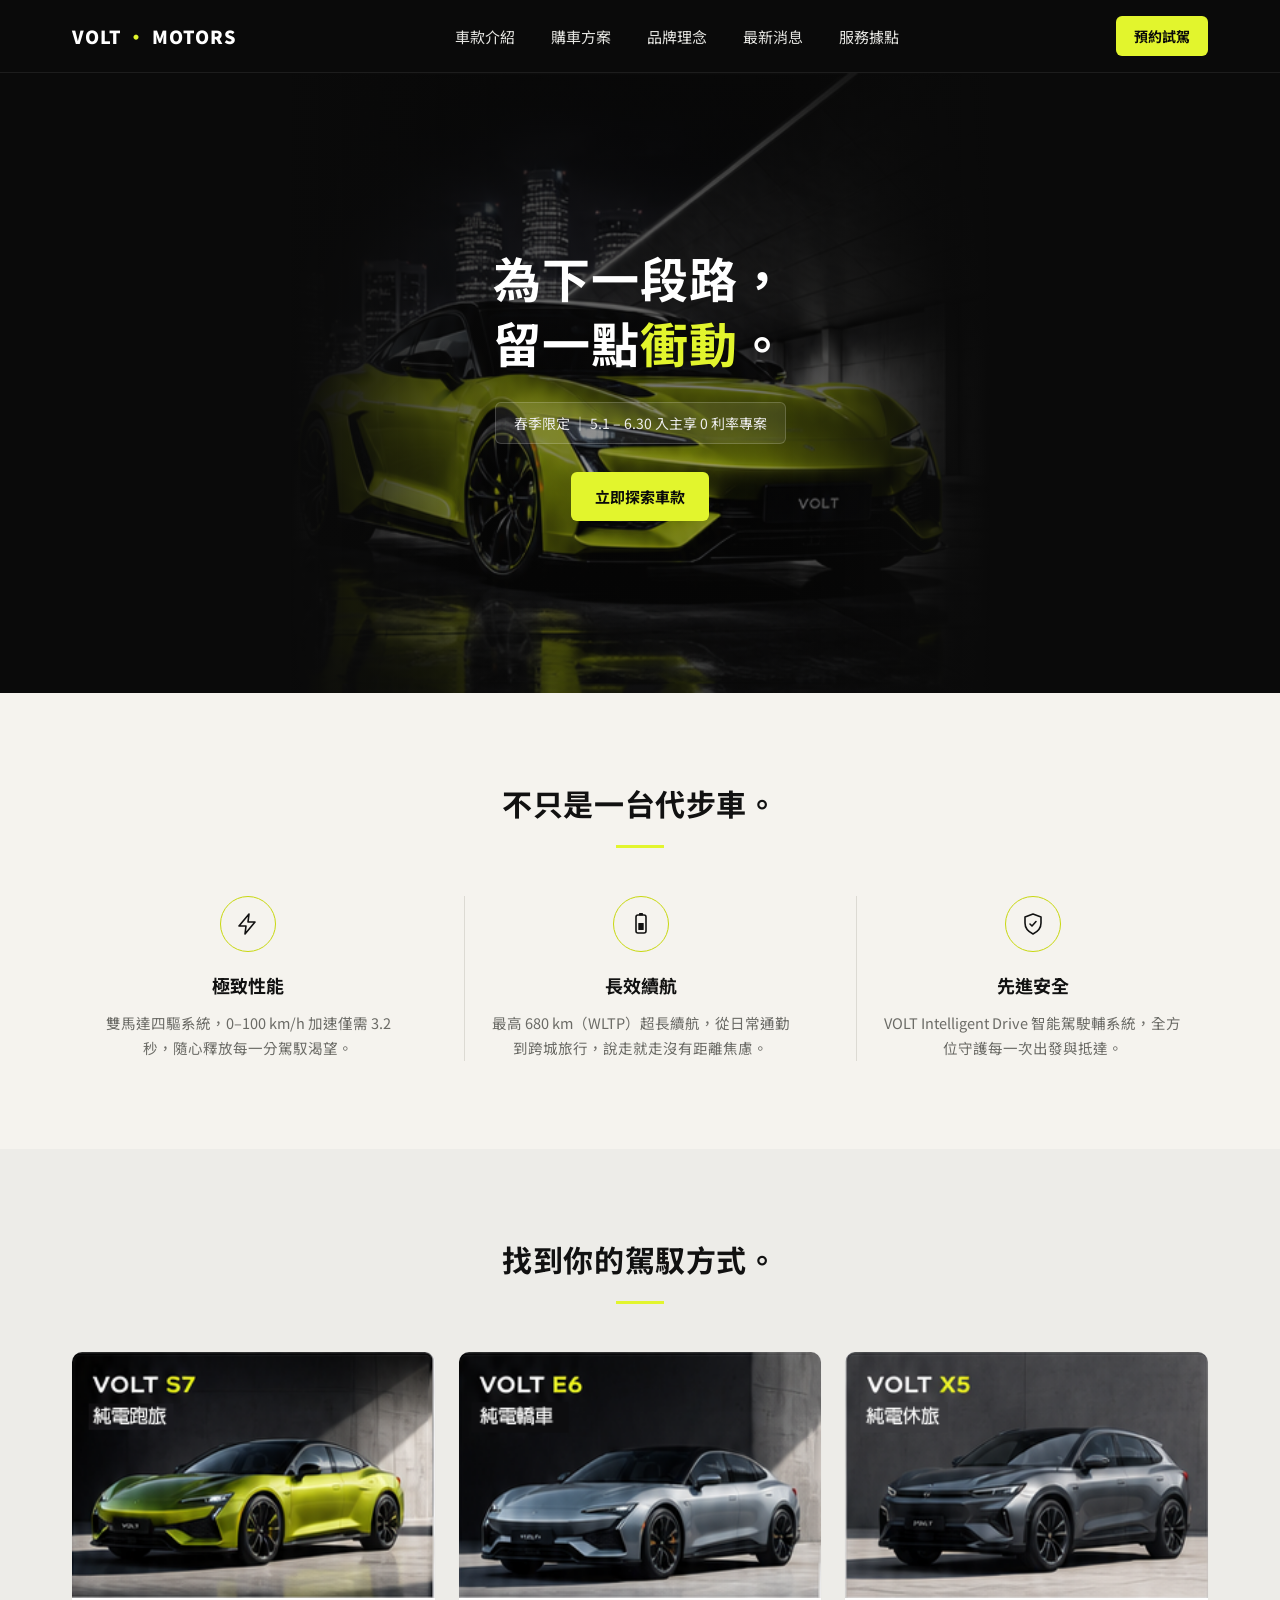
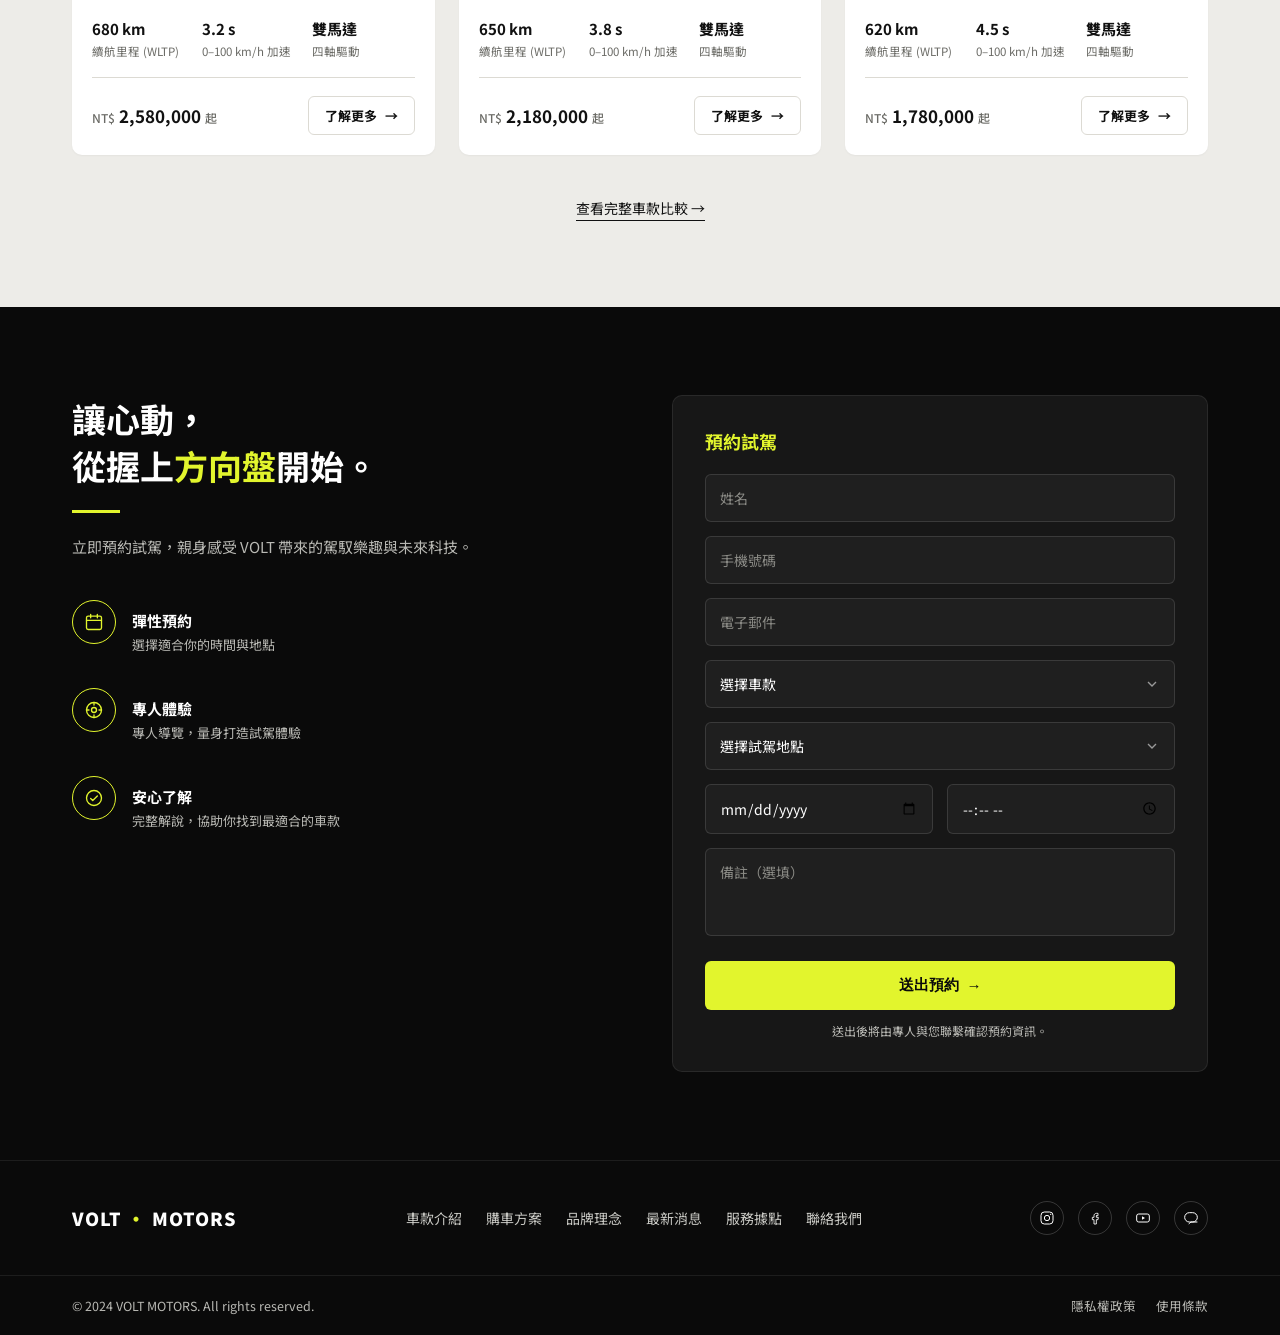
<file: assets/car_landingpage/index.html>
<!doctype html>
<html lang="zh-Hant">
  <head>
    <meta charset="UTF-8" />
    <meta name="viewport" content="width=device-width, initial-scale=1.0" />
    <title>VOLT MOTORS｜為下一段路，留一點衝動。</title>
    <link rel="preconnect" href="https://fonts.googleapis.com" />
    <link rel="preconnect" href="https://fonts.gstatic.com" crossorigin />
    <link
      href="https://fonts.googleapis.com/css2?family=Noto+Sans+TC:wght@400;500;700;900&display=swap"
      rel="stylesheet"
    />
    <link rel="stylesheet" href="style.css" />
  </head>
  <body>
    <header class="header">
      <div class="container header__inner">
        <div class="logo">VOLT <span class="dot">•</span> MOTORS</div>

        <nav class="nav">
          <a href="#">車款介紹</a>
          <a href="#">購車方案</a>
          <a href="#">品牌理念</a>
          <a href="#">最新消息</a>
          <a href="#">服務據點</a>
        </nav>

        <div class="header__actions">
          <a href="#test-drive" class="btn btn--lime btn--sm">預約試駕</a>

          <button
            type="button"
            class="nav-toggle"
            aria-label="開啟選單"
            aria-expanded="false"
            aria-controls="mobile-nav"
          >
            <span></span><span></span><span></span>
          </button>
        </div>
      </div>

      <nav id="mobile-nav" class="mobile-nav" aria-hidden="true">
        <a href="#">車款介紹</a>
        <a href="#">購車方案</a>
        <a href="#">品牌理念</a>
        <a href="#">最新消息</a>
        <a href="#">服務據點</a>
        <a href="#test-drive" class="btn btn--lime">預約試駕</a>
      </nav>
    </header>

    <main>
      <!-- Hero -->
      <section class="hero">
        <div class="hero__media">
          <img
            src="assets/hero-car.png"
            alt="VOLT S7 純電跑旅停放於城市地下停車場"
          />
        </div>
        <div class="container hero__content">
          <h1>為下一段路，<br />留一點<span class="accent">衝動</span>。</h1>
          <div class="badge">春季限定 ｜ 5.1 – 6.30 入主享 0 利率專案</div>
          <a href="#models" class="btn btn--lime">立即探索車款</a>
        </div>
      </section>

      <!-- Features -->
      <section class="features">
        <div class="container">
          <h2 class="section-title section-title--center">
            不只是一台代步車。
          </h2>
          <div class="divider divider--center"></div>

          <div class="features__grid">
            <div class="feature">
              <span class="icon-circle">
                <svg viewBox="0 0 24 24" fill="none" aria-hidden="true">
                  <path
                    d="M13 2 3 14h7l-1 8 10-12h-7l1-8Z"
                    stroke="currentColor"
                    stroke-width="1.6"
                    stroke-linejoin="round"
                  />
                </svg>
              </span>
              <h3>極致性能</h3>
              <p>
                雙馬達四驅系統，0–100 km/h 加速僅需 3.2
                秒，隨心釋放每一分駕馭渴望。
              </p>
            </div>

            <div class="feature">
              <span class="icon-circle">
                <svg viewBox="0 0 24 24" fill="none" aria-hidden="true">
                  <rect
                    x="7"
                    y="3"
                    width="10"
                    height="18"
                    rx="2"
                    stroke="currentColor"
                    stroke-width="1.6"
                  />
                  <rect
                    x="10"
                    y="1"
                    width="4"
                    height="2.4"
                    rx="0.6"
                    fill="currentColor"
                  />
                  <rect
                    x="9.3"
                    y="11"
                    width="5.4"
                    height="7"
                    rx="0.6"
                    fill="currentColor"
                  />
                </svg>
              </span>
              <h3>長效續航</h3>
              <p>
                最高 680
                km（WLTP）超長續航，從日常通勤到跨城旅行，說走就走沒有距離焦慮。
              </p>
            </div>

            <div class="feature">
              <span class="icon-circle">
                <svg viewBox="0 0 24 24" fill="none" aria-hidden="true">
                  <path
                    d="M12 2 4 5v6c0 5 3.4 8.7 8 11 4.6-2.3 8-6 8-11V5l-8-3Z"
                    stroke="currentColor"
                    stroke-width="1.6"
                    stroke-linejoin="round"
                  />
                  <path
                    d="m9 12 2 2 4-4.5"
                    stroke="currentColor"
                    stroke-width="1.6"
                    stroke-linecap="round"
                    stroke-linejoin="round"
                  />
                </svg>
              </span>
              <h3>先進安全</h3>
              <p>
                VOLT Intelligent Drive
                智能駕駛輔系統，全方位守護每一次出發與抵達。
              </p>
            </div>
          </div>
        </div>
      </section>

      <!-- Models -->
      <section class="models" id="models">
        <div class="container">
          <h2 class="section-title section-title--center">
            找到你的駕馭方式。
          </h2>
          <div class="divider divider--center"></div>

          <div class="models__grid">
            <article class="car-card">
              <img src="assets/car-s7.png" alt="VOLT S7 純電跑旅" />
              <div class="car-card__body">
                <div class="specs">
                  <div class="spec">
                    <strong>680 km</strong><span>續航里程 (WLTP)</span>
                  </div>
                  <div class="spec">
                    <strong>3.2 s</strong><span>0–100 km/h 加速</span>
                  </div>
                  <div class="spec">
                    <strong>雙馬達</strong><span>四軸驅動</span>
                  </div>
                </div>
                <div class="car-card__footer">
                  <div class="price">
                    <span class="price__label">NT$</span> 2,580,000
                    <span class="price__label">起</span>
                  </div>
                  <a href="#" class="btn btn--outline btn--sm"
                    >了解更多 <span class="arrow">→</span></a
                  >
                </div>
              </div>
            </article>

            <article class="car-card">
              <img src="assets/car-e6.png" alt="VOLT E6 純電轎跑" />
              <div class="car-card__body">
                <div class="specs">
                  <div class="spec">
                    <strong>650 km</strong><span>續航里程 (WLTP)</span>
                  </div>
                  <div class="spec">
                    <strong>3.8 s</strong><span>0–100 km/h 加速</span>
                  </div>
                  <div class="spec">
                    <strong>雙馬達</strong><span>四軸驅動</span>
                  </div>
                </div>
                <div class="car-card__footer">
                  <div class="price">
                    <span class="price__label">NT$</span> 2,180,000
                    <span class="price__label">起</span>
                  </div>
                  <a href="#" class="btn btn--outline btn--sm"
                    >了解更多 <span class="arrow">→</span></a
                  >
                </div>
              </div>
            </article>

            <article class="car-card">
              <img src="assets/car-x5.png" alt="VOLT X5 純電休旅" />
              <div class="car-card__body">
                <div class="specs">
                  <div class="spec">
                    <strong>620 km</strong><span>續航里程 (WLTP)</span>
                  </div>
                  <div class="spec">
                    <strong>4.5 s</strong><span>0–100 km/h 加速</span>
                  </div>
                  <div class="spec">
                    <strong>雙馬達</strong><span>四軸驅動</span>
                  </div>
                </div>
                <div class="car-card__footer">
                  <div class="price">
                    <span class="price__label">NT$</span> 1,780,000
                    <span class="price__label">起</span>
                  </div>
                  <a href="#" class="btn btn--outline btn--sm"
                    >了解更多 <span class="arrow">→</span></a
                  >
                </div>
              </div>
            </article>
          </div>

          <div class="models__more">
            <a href="#">查看完整車款比較 <span class="arrow">→</span></a>
          </div>
        </div>
      </section>

      <!-- Test drive -->
      <section class="test-drive" id="test-drive">
        <div class="container test-drive__grid">
          <div class="test-drive__intro">
            <h2>
              讓心動，<br />從握上<span class="accent">方向盤</span>開始。
            </h2>
            <div class="divider"></div>
            <p>立即預約試駕，親身感受 VOLT 帶來的駕馭樂趣與未來科技。</p>

            <div class="perks">
              <div class="perk">
                <span class="icon-circle icon-circle--sm">
                  <svg viewBox="0 0 24 24" fill="none" aria-hidden="true">
                    <rect
                      x="3"
                      y="5"
                      width="18"
                      height="16"
                      rx="2"
                      stroke="currentColor"
                      stroke-width="1.6"
                    />
                    <path
                      d="M3 10h18M8 3v4M16 3v4"
                      stroke="currentColor"
                      stroke-width="1.6"
                      stroke-linecap="round"
                    />
                  </svg>
                </span>
                <div>
                  <h4>彈性預約</h4>
                  <p>選擇適合你的時間與地點</p>
                </div>
              </div>

              <div class="perk">
                <span class="icon-circle icon-circle--sm">
                  <svg viewBox="0 0 24 24" fill="none" aria-hidden="true">
                    <circle
                      cx="12"
                      cy="12"
                      r="9"
                      stroke="currentColor"
                      stroke-width="1.6"
                    />
                    <circle
                      cx="12"
                      cy="12"
                      r="3"
                      stroke="currentColor"
                      stroke-width="1.6"
                    />
                    <path
                      d="M12 3v3M12 18v3M21 12h-3M6 12H3"
                      stroke="currentColor"
                      stroke-width="1.6"
                      stroke-linecap="round"
                    />
                  </svg>
                </span>
                <div>
                  <h4>專人體驗</h4>
                  <p>專人導覽，量身打造試駕體驗</p>
                </div>
              </div>

              <div class="perk">
                <span class="icon-circle icon-circle--sm">
                  <svg viewBox="0 0 24 24" fill="none" aria-hidden="true">
                    <circle
                      cx="12"
                      cy="12"
                      r="9"
                      stroke="currentColor"
                      stroke-width="1.6"
                    />
                    <path
                      d="m8 12.5 2.5 2.5L16 9.5"
                      stroke="currentColor"
                      stroke-width="1.6"
                      stroke-linecap="round"
                      stroke-linejoin="round"
                    />
                  </svg>
                </span>
                <div>
                  <h4>安心了解</h4>
                  <p>完整解說，協助你找到最適合的車款</p>
                </div>
              </div>
            </div>
          </div>

          <form class="test-drive__form" onsubmit="return false;">
            <h3 class="form-title">預約試駕</h3>

            <div class="field">
              <label for="name">姓名</label>
              <input id="name" type="text" placeholder="姓名" required />
            </div>

            <div class="field">
              <label for="phone">手機號碼</label>
              <input id="phone" type="tel" placeholder="手機號碼" required />
            </div>

            <div class="field">
              <label for="email">電子郵件</label>
              <input id="email" type="email" placeholder="電子郵件" required />
            </div>

            <div class="field">
              <label for="model">選擇車款</label>
              <select id="model">
                <option value="">選擇車款</option>
                <option>VOLT S7 純電跑旅</option>
                <option>VOLT E6 純電轎跑</option>
                <option>VOLT X5 純電休旅</option>
              </select>
            </div>

            <div class="field">
              <label for="location">選擇試駕地點</label>
              <select id="location">
                <option value="">選擇試駕地點</option>
                <option>台北展示中心</option>
                <option>台中展示中心</option>
                <option>高雄展示中心</option>
              </select>
            </div>

            <div class="field-row">
              <div class="field">
                <label for="date">選擇日期</label>
                <input id="date" type="date" placeholder="選擇日期" />
              </div>
              <div class="field">
                <label for="time">選擇時間</label>
                <input id="time" type="time" placeholder="選擇時間" />
              </div>
            </div>

            <div class="field">
              <label for="note">備註（選填）</label>
              <textarea
                id="note"
                rows="3"
                placeholder="備註（選填）"
              ></textarea>
            </div>

            <button type="submit" class="btn btn--lime btn--block">
              送出預約 <span class="arrow">→</span>
            </button>
            <p class="fine-print">送出後將由專人與您聯繫確認預約資訊。</p>
          </form>
        </div>
      </section>
    </main>

    <footer class="footer">
      <div class="container footer__inner">
        <div class="logo">VOLT <span class="dot">•</span> MOTORS</div>
        <nav class="footer__nav">
          <a href="#">車款介紹</a>
          <a href="#">購車方案</a>
          <a href="#">品牌理念</a>
          <a href="#">最新消息</a>
          <a href="#">服務據點</a>
          <a href="#">聯絡我們</a>
        </nav>
        <div class="socials" aria-label="社群媒體連結">
          <a href="#" aria-label="Instagram"
            ><svg viewBox="0 0 24 24" fill="none">
              <rect
                x="3"
                y="3"
                width="18"
                height="18"
                rx="5"
                stroke="currentColor"
                stroke-width="1.5"
              />
              <circle
                cx="12"
                cy="12"
                r="4"
                stroke="currentColor"
                stroke-width="1.5"
              />
              <circle cx="17.5" cy="6.5" r="1" fill="currentColor" /></svg
          ></a>
          <a href="#" aria-label="Facebook"
            ><svg viewBox="0 0 24 24" fill="none">
              <path
                d="M14 8.5h2.5V5h-2.5c-2 0-3.5 1.6-3.5 3.5V11H8v3.5h2.5V21H14v-6.5h2.5L17 11h-3V8.5c0-.3.2-.5.5-.5Z"
                stroke="currentColor"
                stroke-width="1.3"
                stroke-linejoin="round"
              /></svg
          ></a>
          <a href="#" aria-label="YouTube"
            ><svg viewBox="0 0 24 24" fill="none">
              <rect
                x="2.5"
                y="6"
                width="19"
                height="12"
                rx="3"
                stroke="currentColor"
                stroke-width="1.5"
              />
              <path d="M10.5 9.5v5l4.5-2.5-4.5-2.5Z" fill="currentColor" /></svg
          ></a>
          <a href="#" aria-label="Line"
            ><svg viewBox="0 0 24 24" fill="none">
              <rect
                x="2.5"
                y="4"
                width="19"
                height="14"
                rx="7"
                stroke="currentColor"
                stroke-width="1.5"
              />
              <path
                d="M9 20.5 12 18h9"
                stroke="currentColor"
                stroke-width="1.5"
                stroke-linecap="round"
              /></svg
          ></a>
        </div>
      </div>
      <div class="footer__bottom">
        <div class="container footer__bottom-inner">
          <span>© 2024 VOLT MOTORS. All rights reserved.</span>
          <span class="footer__legal">
            <a href="#">隱私權政策</a>
            <a href="#">使用條款</a>
          </span>
        </div>
      </div>
    </footer>

    <script src="script.js"></script>
  </body>
</html>
</file>
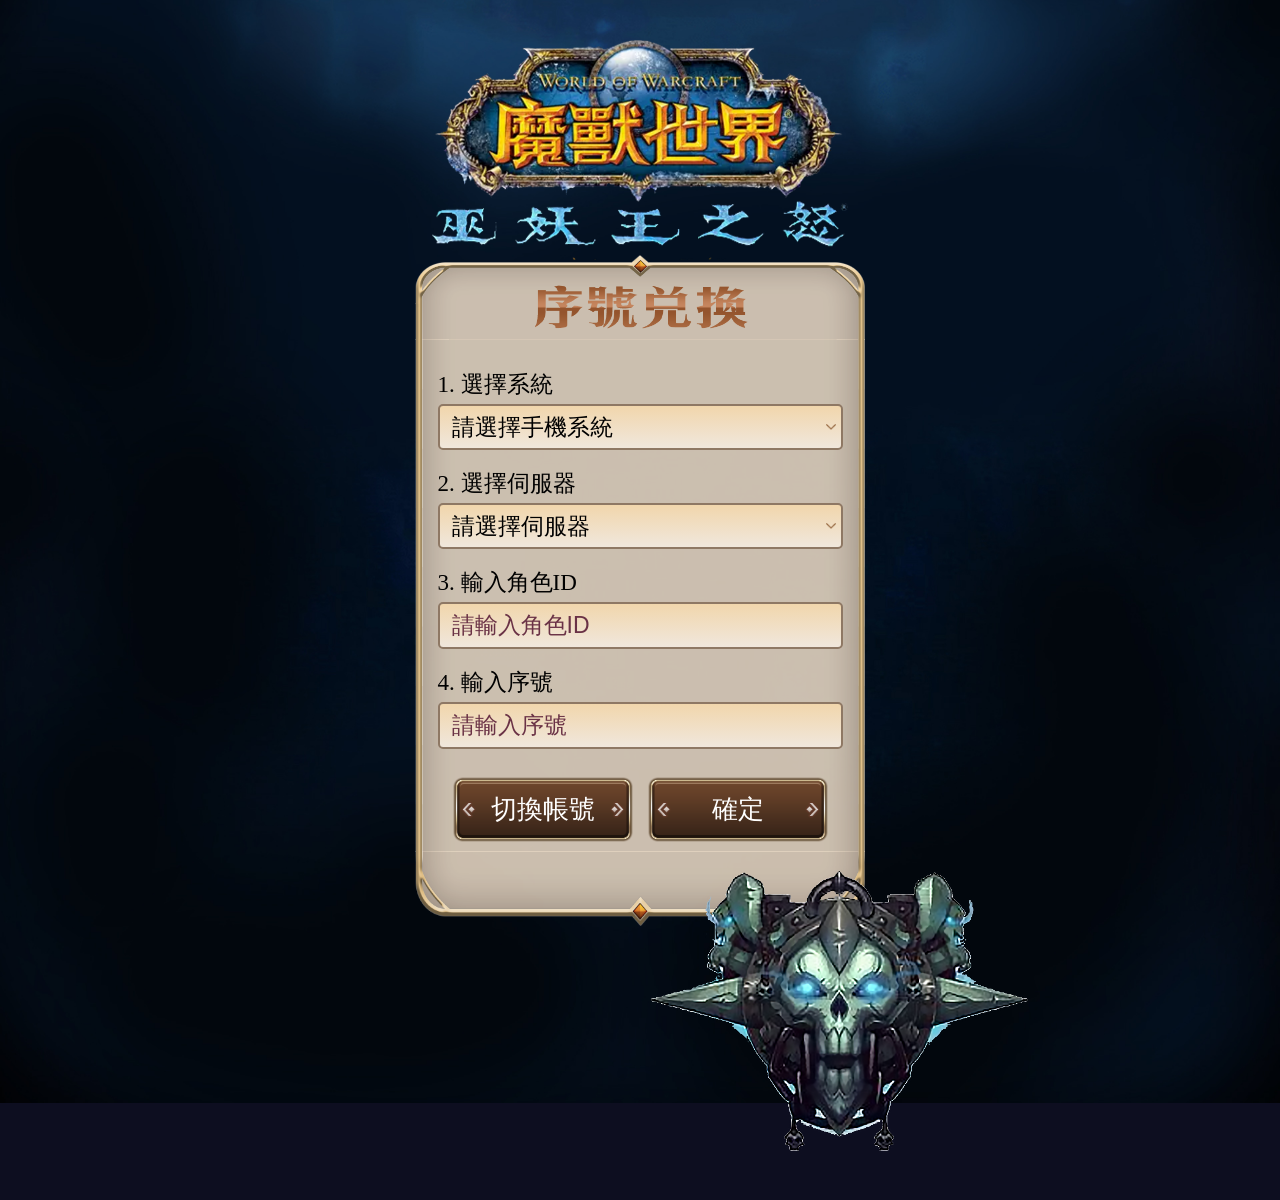
<file: assets/魔獸世界登入_0/index.html>
<!doctype html>
<html lang="en">
  <head>
    <meta charset="UTF-8" />
    <meta name="viewport" content="width=device-width, initial-scale=1.0" />
    <title>魔獸世界_臨摹</title>
    <link rel="stylesheet" href="./reset.css" />
    <link rel="stylesheet" href="./style.css" />
  </head>
  <body>
      <div class="page">
    <div class="logo"></div>
    <div class="container">
      <form action="">
        <div class="div1"></div>
        <div class="div2">
          <div class="row">
            <label for="">1. 選擇系統</label>
            <select name="" id="">
              <option value="">請選擇手機系統</option>
              <option value="">iOS</option>
              <option value="">Android</option>
            </select>
          </div>
          <div class="row">
            <label for="">2. 選擇伺服器</label>
            <select name="" id="">
              <option value="">請選擇伺服器</option>
              <option value="">梣谷伺服器</option>
              <option value="">阿薩斯伺服器</option>
              <option value="">幽暗城伺服器</option>
            </select>
          </div>
          <div class="row">
            <label for="">3. 輸入角色ID</label>
            <input type="text" placeholder="請輸入角色ID" />
          </div>
          <div class="row">
            <label for="">4. 輸入序號</label>
            <input type="text" placeholder="請輸入序號" />
          </div>
          <div class="action">
            <button>切換帳號</button>
            <button>確定</button>
          </div>
        </div>
        <div class="div3"></div>
      </form>
      <div class="scene">
        <!-- <img src="./img/wow_king.png" alt="plane" class="floating" /> -->
      </div>
    </div>
  </body>
</html>
</file>
<file: assets/car_landingpage/style.css>
/* ===== Tokens ===== */
:root {
  --lime: #E2F52D;
  --lime-dark: #C8D80F;
  --black: #0A0A0A;
  --near-black: #111111;
  --cream: #F5F3EE;
  --gray-section: #EDECE8;
  --gray-border: #DCDAD3;
  --text-muted: #6B6B66;
  --text-muted-light: #B9B9B4;
  --radius: 10px;
  --container: 1200px;
}

* { box-sizing: border-box; }

html { scroll-behavior: smooth; }

body {
  margin: 0;
  font-family: "Noto Sans TC", "PingFang TC", "Microsoft JhengHei", sans-serif;
  color: var(--near-black);
  background: #fff;
  -webkit-font-smoothing: antialiased;
}

img { max-width: 100%; display: block; }

.container {
  max-width: var(--container);
  margin: 0 auto;
  padding: 0 32px;
}

h1, h2, h3, h4 { margin: 0; font-weight: 700; }

.accent { color: var(--lime); }

.arrow { display: inline-block; transition: transform .2s ease; }

.section-title { font-size: 30px; letter-spacing: .02em; }
.section-title--center { text-align: center; }

.divider {
  width: 48px;
  height: 3px;
  background: var(--lime);
  margin-top: 20px;
}
.divider--center { margin-left: auto; margin-right: auto; margin-bottom: 48px; }
.divider--light { background: var(--lime); }

/* ===== Buttons ===== */
.btn {
  display: inline-flex;
  align-items: center;
  gap: 8px;
  font-weight: 700;
  font-size: 15px;
  padding: 14px 24px;
  border-radius: 6px;
  text-decoration: none;
  border: none;
  cursor: pointer;
  white-space: nowrap;
  transition: transform .15s ease, opacity .15s ease;
}
.btn:hover { opacity: .88; }
.btn:hover .arrow { transform: translateX(3px); }

.btn--lime { background: var(--lime); color: var(--black); }
.btn--sm { padding: 10px 18px; font-size: 14px; }
.btn--block { width: 100%; justify-content: center; padding: 15px 24px; }

.btn--outline {
  background: transparent;
  color: var(--near-black);
  border: 1px solid var(--gray-border);
  font-size: 13px;
  padding: 9px 16px;
}
.btn--outline:hover { border-color: var(--near-black); opacity: 1; }

/* ===== Header ===== */
.header {
  position: sticky;
  top: 0;
  z-index: 50;
  background: var(--black);
  border-bottom: 1px solid rgba(255,255,255,.08);
}

.header__inner {
  display: flex;
  align-items: center;
  justify-content: space-between;
  height: 72px;
  gap: 32px;
}

.logo {
  color: #fff;
  font-weight: 900;
  font-size: 18px;
  letter-spacing: .06em;
  white-space: nowrap;
}
.logo .dot { color: var(--lime); }

.nav {
  display: flex;
  gap: clamp(10px, 3.2vw, 36px);
  flex: 1;
  justify-content: center;
}
.nav a {
  color: #E6E6E2;
  text-decoration: none;
  font-size: 15px;
  text-align: center;
  min-width: 30px;
  transition: color .15s ease;
}
.nav a:hover { color: var(--lime); }

.header__actions {
  display: flex;
  align-items: center;
  gap: 20px;
  flex-shrink: 0;
}

.nav-toggle {
  display: none;
  flex-direction: column;
  justify-content: center;
  align-items: center;
  gap: 5px;
  width: 40px;
  height: 40px;
  padding: 0;
  background: transparent;
  border: none;
  cursor: pointer;
  flex-shrink: 0;
}
.nav-toggle span {
  display: block;
  width: 22px;
  height: 2px;
  background: #fff;
  border-radius: 2px;
  transition: transform .25s ease, opacity .2s ease;
}
body.nav-open .nav-toggle span:nth-child(1) { transform: translateY(7px) rotate(45deg); }
body.nav-open .nav-toggle span:nth-child(2) { opacity: 0; }
body.nav-open .nav-toggle span:nth-child(3) { transform: translateY(-7px) rotate(-45deg); }

.mobile-nav {
  position: fixed;
  inset: 72px 0 0 0;
  z-index: 49;
  background: var(--black);
  display: none;
  flex-direction: column;
  gap: 4px;
  padding: 16px 32px 32px;
  overflow-y: auto;
  transform: translateY(-8px);
  opacity: 0;
  pointer-events: none;
  transition: opacity .2s ease, transform .2s ease;
}
.mobile-nav a {
  color: #fff;
  text-decoration: none;
  font-size: 17px;
  padding: 14px 0;
  border-bottom: 1px solid rgba(255,255,255,.1);
}
.mobile-nav a.btn {
  border-bottom: none;
  margin-top: 16px;
  justify-content: center;
}
body.nav-open .mobile-nav {
  opacity: 1;
  transform: translateY(0);
  pointer-events: auto;
}
body.nav-open { overflow: hidden; }

/* ===== Hero ===== */
.hero {
  position: relative;
  background: var(--black);
  overflow: hidden;
}

.hero__media {
  position: relative;
  width: 100%;
  aspect-ratio: 519 / 460;
  max-height: 620px;
}
.hero__media::before {
  content: "";
  position: absolute;
  inset: 0;
  z-index: 1;
  background: linear-gradient(180deg, rgba(10,10,10,.78) 0%, rgba(10,10,10,.6) 45%, rgba(10,10,10,.4) 68%, rgba(10,10,10,.65) 100%);
}
.hero__media img {
  position: absolute;
  top: 50%;
  left: 50%;
  transform: translate(-50%, -50%);
  height: 100%;
  width: auto;
  max-width: 100%;
  object-fit: contain;
  object-position: center;
  display: block;
  -webkit-mask-image: linear-gradient(
    to right,
    transparent 0%,
    rgba(0, 0, 0, .15) 6%,
    rgba(0, 0, 0, .45) 14%,
    rgba(0, 0, 0, .75) 22%,
    #000 32%,
    #000 68%,
    rgba(0, 0, 0, .75) 78%,
    rgba(0, 0, 0, .45) 86%,
    rgba(0, 0, 0, .15) 94%,
    transparent 100%
  );
  mask-image: linear-gradient(
    to right,
    transparent 0%,
    rgba(0, 0, 0, .15) 6%,
    rgba(0, 0, 0, .45) 14%,
    rgba(0, 0, 0, .75) 22%,
    #000 32%,
    #000 68%,
    rgba(0, 0, 0, .75) 78%,
    rgba(0, 0, 0, .45) 86%,
    rgba(0, 0, 0, .15) 94%,
    transparent 100%
  );
}

.hero__content {
  position: absolute;
  inset: 0;
  z-index: 2;
  width: 100%;
  max-width: 720px;
  margin: 0 auto;
  padding: 32px 0;
  display: flex;
  flex-direction: column;
  align-items: center;
  justify-content: center;
  text-align: center;
}

.hero h1 {
  color: #fff;
  font-size: 48px;
  line-height: 1.35;
  letter-spacing: .02em;
}

.badge {
  display: inline-block;
  margin-top: 28px;
  padding: 10px 18px;
  background: rgba(255,255,255,.08);
  border: 1px solid rgba(255,255,255,.18);
  border-radius: 6px;
  color: #EDEDED;
  font-size: 14px;
}

.hero .btn { margin-top: 28px; }

/* ===== Features ===== */
.features {
  background: var(--cream);
  padding: 88px 0;
}

.features__grid {
  display: grid;
  grid-template-columns: repeat(3, 1fr);
  gap: 40px;
}

.feature {
  text-align: center;
  padding: 0 20px;
  border-left: 1px solid var(--gray-border);
}
.feature:first-child { border-left: none; }

.icon-circle {
  display: inline-flex;
  align-items: center;
  justify-content: center;
  width: 56px;
  height: 56px;
  border-radius: 50%;
  border: 1.5px solid var(--lime-dark);
  color: var(--near-black);
  margin-bottom: 20px;
}
.icon-circle svg { width: 24px; height: 24px; }

.icon-circle--sm { width: 44px; height: 44px; border-color: var(--lime); color: var(--lime); flex-shrink: 0; }
.icon-circle--sm svg { width: 20px; height: 20px; }

.feature h3 { font-size: 18px; margin-bottom: 12px; }
.feature p { margin: 0; color: var(--text-muted); font-size: 14.5px; line-height: 1.75; }

/* ===== Models ===== */
.models {
  background: var(--gray-section);
  padding: 88px 0;
}

.models__grid {
  display: grid;
  grid-template-columns: repeat(3, 1fr);
  gap: 24px;
}

.car-card {
  background: #fff;
  border-radius: var(--radius);
  overflow: hidden;
  box-shadow: 0 1px 2px rgba(0,0,0,.04);
}

.car-card img { width: 100%; aspect-ratio: 261 / 177; object-fit: cover; display: block; }

.car-card__body { padding: 20px; }

.specs {
  display: grid;
  grid-template-columns: repeat(3, 1fr);
  gap: 8px;
  padding-bottom: 18px;
  margin-bottom: 18px;
  border-bottom: 1px solid var(--gray-border);
}
.spec { display: flex; flex-direction: column; gap: 4px; }
.spec strong { font-size: 15px; }
.spec span { font-size: 11.5px; color: var(--text-muted); }

.car-card__footer {
  display: flex;
  align-items: center;
  justify-content: space-between;
  gap: 12px;
}

.price { font-size: 17px; font-weight: 700; white-space: nowrap; }
.price__label { font-size: 12px; font-weight: 500; color: var(--text-muted); }

.models__more { text-align: center; margin-top: 40px; }
.models__more a {
  color: var(--near-black);
  text-decoration: none;
  font-size: 14px;
  border-bottom: 1px solid var(--near-black);
  padding-bottom: 2px;
}
.models__more a:hover { color: var(--lime-dark); border-color: var(--lime-dark); }

/* ===== Test drive ===== */
.test-drive { background: var(--black); padding: 88px 0; }

.test-drive__grid {
  display: grid;
  grid-template-columns: 1fr 1fr;
  gap: 64px;
  align-items: start;
}

.test-drive__intro h2 {
  color: #fff;
  font-size: 34px;
  line-height: 1.4;
}

.test-drive__intro > p {
  color: var(--text-muted-light);
  font-size: 15px;
  line-height: 1.8;
  margin: 20px 0 40px;
}

.perks { display: flex; flex-direction: column; gap: 24px; }
.perk { display: flex; align-items: center; gap: 16px; }
.perk h4 { color: #fff; font-size: 15px; margin-bottom: 4px; }
.perk p { margin: 0; color: var(--text-muted-light); font-size: 13px; }

.test-drive__form {
  background: #171717;
  border: 1px solid rgba(255,255,255,.08);
  border-radius: var(--radius);
  padding: 32px;
}

.form-title { color: var(--lime); font-size: 18px; margin-bottom: 20px; }

.field { margin-bottom: 14px; }
.field-row { display: grid; grid-template-columns: 1fr 1fr; gap: 14px; margin-bottom: 14px; }
.field-row .field { margin-bottom: 0; }

.field label { display: none; }

.field input,
.field select,
.field textarea {
  width: 100%;
  background: #1F1F1F;
  border: 1px solid rgba(255,255,255,.12);
  border-radius: 6px;
  padding: 13px 14px;
  color: #fff;
  font-size: 14px;
  font-family: inherit;
  resize: none;
}

.field select { appearance: none; -webkit-appearance: none; background-image: url("data:image/svg+xml,%3Csvg xmlns='http://www.w3.org/2000/svg' viewBox='0 0 24 24' fill='none' stroke='%23999' stroke-width='2'%3E%3Cpath d='m6 9 6 6 6-6'/%3E%3C/svg%3E"); background-repeat: no-repeat; background-position: right 14px center; background-size: 16px; }

.field input::placeholder,
.field textarea::placeholder { color: #8A8A85; }

.field input:focus,
.field select:focus,
.field textarea:focus {
  outline: none;
  border-color: var(--lime);
}

.test-drive__form .btn { margin-top: 6px; }

.fine-print { margin: 12px 0 0; text-align: center; font-size: 12px; color: var(--text-muted-light); }

/* ===== Footer ===== */
.footer { background: var(--black); border-top: 1px solid rgba(255,255,255,.08); }

.footer__inner {
  display: flex;
  align-items: center;
  justify-content: space-between;
  gap: 24px;
  padding: 40px 32px;
  flex-wrap: wrap;
}

.footer__nav { display: flex; gap: 24px; flex-wrap: wrap; }
.footer__nav a { color: #C9C9C4; text-decoration: none; font-size: 14px; }
.footer__nav a:hover { color: var(--lime); }

.socials { display: flex; gap: 14px; }
.socials a {
  width: 34px; height: 34px;
  display: flex; align-items: center; justify-content: center;
  border-radius: 50%;
  border: 1px solid rgba(255,255,255,.18);
  color: #fff;
}
.socials a svg { width: 16px; height: 16px; }
.socials a:hover { border-color: var(--lime); color: var(--lime); }

.footer__bottom { border-top: 1px solid rgba(255,255,255,.08); }
.footer__bottom-inner {
  display: flex;
  justify-content: space-between;
  align-items: center;
  padding: 20px 32px;
  color: var(--text-muted-light);
  font-size: 12.5px;
  flex-wrap: wrap;
  gap: 8px;
}
.footer__legal { display: flex; gap: 20px; }
.footer__legal a { color: var(--text-muted-light); text-decoration: none; }
.footer__legal a:hover { color: var(--lime); }

/* ===== Responsive ===== */
@media (max-width: 960px) {
  .features__grid { grid-template-columns: 1fr; gap: 48px; }
  .feature { border-left: none; border-top: 1px solid var(--gray-border); padding-top: 32px; }
  .feature:first-child { border-top: none; padding-top: 0; }
  .models__grid { grid-template-columns: 1fr; }
  .test-drive__grid { grid-template-columns: 1fr; gap: 48px; }
  .hero h1 { font-size: 36px; }
}

@media (max-width: 610px) {
  .header__inner { height: 64px; gap: 12px; }
  .logo { font-size: 15px; }
  .header__actions { gap: 12px; }
  .header__actions .btn--sm { padding: 8px 12px; font-size: 13px; }
  .mobile-nav { inset: 64px 0 0 0; }
}

@media (max-width: 560px) {
  .container { padding: 0 20px; }
  .mobile-nav { padding: 12px 20px 24px; }
  .hero h1 { font-size: 30px; }
  .field-row { grid-template-columns: 1fr; }
  .footer__inner { flex-direction: column; align-items: flex-start; }
  .footer__bottom-inner { flex-direction: column; align-items: flex-start; }
}

@media (max-width: 500px) {
  .nav { display: none; }
  .nav-toggle { display: flex; }
  .mobile-nav { display: flex; }
}
</file>
<file: assets/魔獸世界登入_0/style.css>
body {
  margin: 0;
  min-height: 100vh;
  background: url("./img/wow_bg.jpg") center center / cover no-repeat;
  background-color: #0d0e20;
}
body:after {
  content: "";
  width: 200px;
  padding: 200px;
  background: url(./img/wow\ bg_2.png) center center / contain no-repeat;
  position: absolute;
  left: 50%;
  top: 800px;
  animation: float 4s ease-in-out infinite;
  pointer-events: none; /*  讓它不阻擋滑鼠事件 */
}
.logo {
  width: 100%;
  max-width: 800px;
  height: 220px;
  background: url("./img/魔器世界logo.png") center / contain no-repeat;
  margin-top: 40px;
  margin: 40px auto -5px;
}

.container {
  width: 100%;
  max-width: 500px;
  margin: 0 auto;
  display: flex;
  flex-direction: column;
  align-items: center;

  transform: scale(1); /* 恢復正常比例 */
}

form {
  display: block;
  width: 100%;
  max-width: 450px;
  margin: 0 auto;
}
.page {
  min-height: 100vh;
  display: flex;
  flex-direction: column;
  align-items: center;
  justify-content: flex-start; /* 或 center 看你想要 */
}
.div1 {
  display: flex;
  align-items: center;
  justify-content: center;
  width: 100%;
  height: 85px;
  margin: 0px 0 -1px 0;
  /* background-color: #2c8ace; */
  font-size: 12px;
  background-image: url(./img/container-top.png);
  background-size: 100% 100%;
  background-position: center; /* 圖片置中顯示 */
  background-repeat: no-repeat;
}
.div2 {
  width: 100%;
  margin: 0 auto;

  background-image: url(./img/container-middle.png);
  background-size: 100% auto;

  background-repeat: repeat-y;
  padding: 20px 0 30px 0;
}
.row {
  padding: 5px 0 5px 0;

  margin: 0 auto;
  line-height: 35px;
}
.div3 {
  display: flex;
  align-items: center;
  justify-content: center;
  width: 100%;
  height: 75px;
  margin: 0 auto;

  margin: -1px 0 0px 0;
  font-size: 12px;
  background-image: url(./img/container-bottom.png);
  background-size: 100% 100%;
  background-position: center; /* 圖片置中顯示 */
  background-repeat: no-repeat;
}

.container select {
  font-size: 23px;
  width: 100%;
  border: 2px solid #8e7864;
  padding: 8px 12px;
  border-radius: 5px;
  background:
    url(img/arrow.png) top 50% right 5px no-repeat,
    linear-gradient(#f1d6ac, #f0e7dc);

  appearance: none; /*  移除瀏覽器預設樣式 */
  background-size: 10px auto; /*  控制箭頭圖片大小 */
}

select option {
  font-size: 23px; /* 下拉時的文字大小（部分瀏覽器有效） */
}
label {
  font-size: 23px;
}

.container input {
  font-size: 23px;
  width: 100%;
  color: #2b49b7;
  padding: 8px 12px;
  border-radius: 5px;
  border: 2px solid #8e7864;
  background:
    top 50% right 20px no-repeat,
    linear-gradient(#f1d6ac, #f0e7dc);
}
.container input::placeholder {
  color: #6a3246; /*  改這裡：提示文字顏色 */
  opacity: 1;
}
.container select:focus {
  outline: none; /* 移除預設白色外框 */
}
.container input:focus {
  outline: none; /* 移除預設白色外框 */
}
.container .action {
  display: flex;
  gap: 10px;
  position: relative;
  top: 15px;
  left: 0px;
  gap: 45px;
  flex-wrap: wrap;

  /* justify-content: center; */
}
.container button {
  color: rgb(255, 255, 255);
  font-size: 26px !important;
  padding: 5px 10px;
  /* 直接加大寬高，不要用 scale */
  width: 180px !important;
  height: 65px !important;
  border-radius: 7px;
  background: url(./img/btn.png) no-repeat;
  background-size: 100% 100%; /* 確保背景圖鋪滿 */
  background-position: center;
  border: none;
  cursor: pointer;

  transition:
    transform 0.2s,
    filter 0.2s;
}

button {
  cursor: pointer;

  transition: transform 0.05s; /*划過時有手指*/
}
.container button:hover {
  transform: scale(1.1);
  filter: brightness(1.2);
}

/* 前景 PNG（浮動物件） */
.floating {
  position: absolute;
  z-index: -1;
  left: 80%;
  bottom: 120px;
  transform: translateX(-50%);
  width: 300px; /* 可依實際大小調整 */
}
/* 浮動動畫 */
@keyframes float {
  0% {
    transform: translateX(-50%) translateY(0);
  }
  50% {
    transform: translateX(-50%) translateY(-10px);
  } /* 微微上升 */
  100% {
    transform: translateX(-50%) translateY(0);
  }
}

/* rwd手機版 */
@media (max-width: 768px) {
  .container .action {
    display: flex;
    justify-content: center;
    gap: 15px;
    left: 0; /* 移除原本的偏移 */
    top: 20px;
  }

  .container button {
    width: 120px; /* 手機版稍微縮小一點點 */
    height: 50px;
    font-size: 18px;
    transform: none;
    /* 這裡不需要寫 transform: none，除非你想停用縮放 */
  }
}

.row {
  /* 讓每一行寬度隨螢幕縮放 */
  width: 90%;
  margin: 0 auto;
  padding: 8px 0;
}

/* 調整按鈕區域，讓它在窄螢幕下能自動換行或併排 */
.container .action {
  display: flex;
  justify-content: center; /* 按鈕居中 */
  gap: 15px;
  left: 0; /* 重設原本偏向一邊的位移 */
  top: 20px;
}

.container button {
  /* 縮小按鈕實體大小而非使用 scale */
  width: 120px;
  height: 45px;
  font-size: 18px;
  transform: none;
}
</file>
